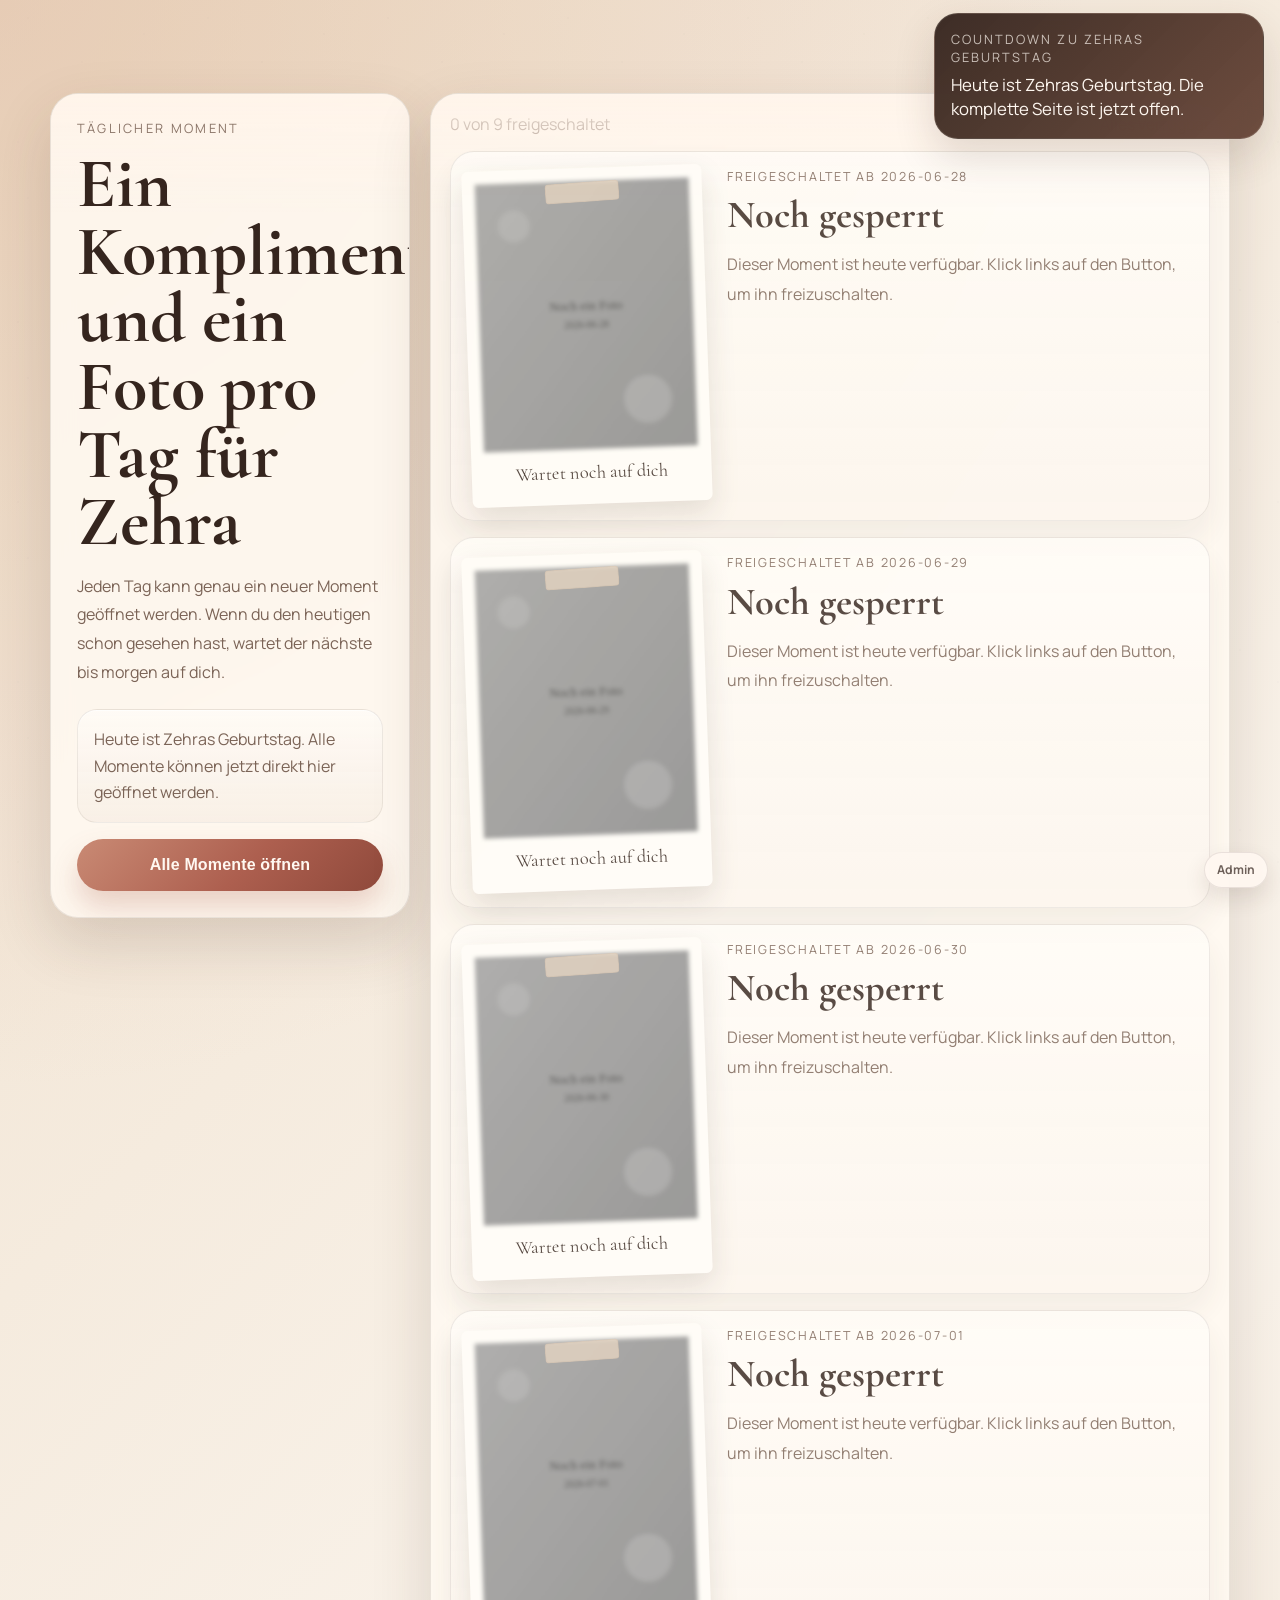
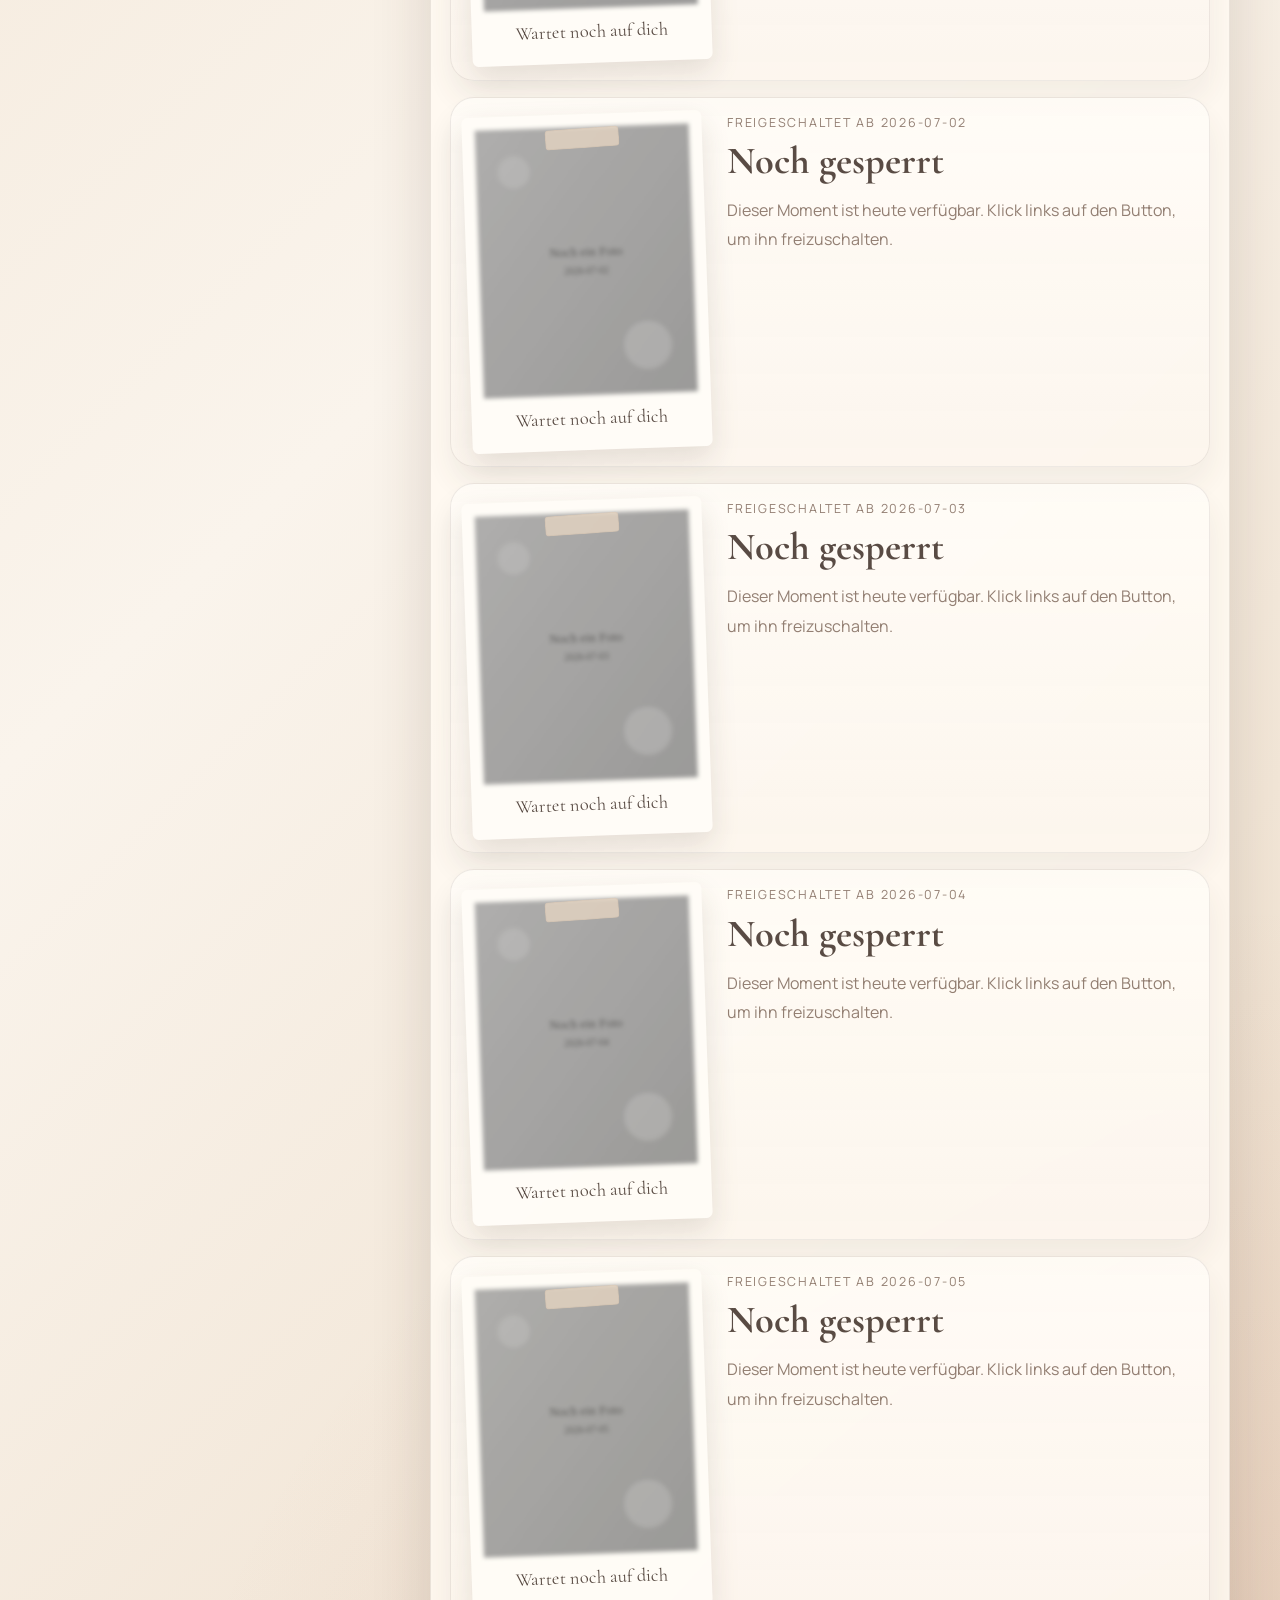
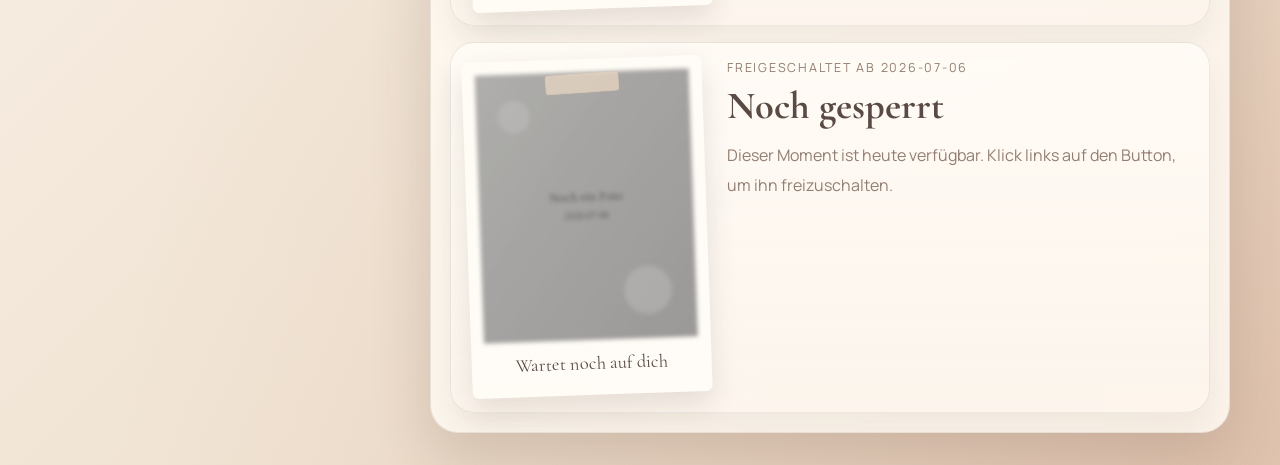
<file: index.html>
<!DOCTYPE html>
<html lang="de">
<head>
    <meta charset="UTF-8">
    <meta name="viewport" content="width=device-width, initial-scale=1.0">
    <title>Zehra Countdown</title>
    <script src="https://cdnjs.cloudflare.com/ajax/libs/gsap/3.12.2/gsap.min.js"></script>
    <link rel="stylesheet" href="cause.css">
</head>
<body>
    <div class="film-grain"></div>
    <div class="countdown-panel">
        <div class="countdown-title">Countdown zu Zehras Geburtstag</div>
        <div class="countdown-value" id="countdown-value">Lädt...</div>
    </div>
    <div class="admin-badge hidden" id="admin-badge">Admin-Modus aktiv</div>
    <button class="admin-trigger" id="admin-trigger" type="button" aria-label="Admin-Modus öffnen">Admin</button>

    <main class="layout">
        <section class="intro-card">
            <p class="label">Täglicher Moment</p>
            <h1>Ein Kompliment und ein Foto pro Tag für Zehra</h1>
            <p class="intro-copy">
                Jeden Tag kann genau ein neuer Moment geöffnet werden. Wenn du den heutigen schon gesehen hast, wartet der nächste bis morgen auf dich.
            </p>
            <div class="status-card" id="status-card"></div>
            <button class="unlock-button" id="unlock-button">Heutigen Moment öffnen</button>
            <p class="unlock-timer hidden" id="unlock-timer"></p>
            <button class="admin-exit hidden" id="admin-exit" type="button">Admin aus</button>
        </section>

        <section class="content-card">
            <div class="progress-row">
                <span id="progress-label">0 von 9 freigeschaltet</span>
                <span id="today-label">Heute verfügbar</span>
            </div>
            <div id="moments-grid" class="moments-grid"></div>
        </section>
    </main>

    <template id="moment-template">
        <article class="moment-card">
            <div class="photo-frame">
                <img class="moment-image" alt="">
                <span class="photo-caption"></span>
            </div>
            <div class="moment-meta">
                <p class="moment-day"></p>
                <h2 class="moment-title"></h2>
                <p class="moment-text"></p>
            </div>
        </article>
    </template>

    <dialog class="admin-dialog" id="admin-dialog">
        <form class="admin-form" id="admin-form" method="dialog">
            <p class="admin-title">Admin-Modus</p>
            <p class="admin-copy">Passwort eingeben, um alle Tage sofort zu sehen.</p>
            <input class="admin-input" id="admin-password" type="password" placeholder="Passwort" autocomplete="off">
            <p class="admin-error hidden" id="admin-error">Falsches Passwort.</p>
            <div class="admin-actions">
                <button class="admin-button admin-button-secondary" id="admin-close" type="button">Schließen</button>
                <button class="admin-button" type="submit">Öffnen</button>
            </div>
        </form>
    </dialog>

    <script src="cause.js"></script>
</body>
</html>
</file>
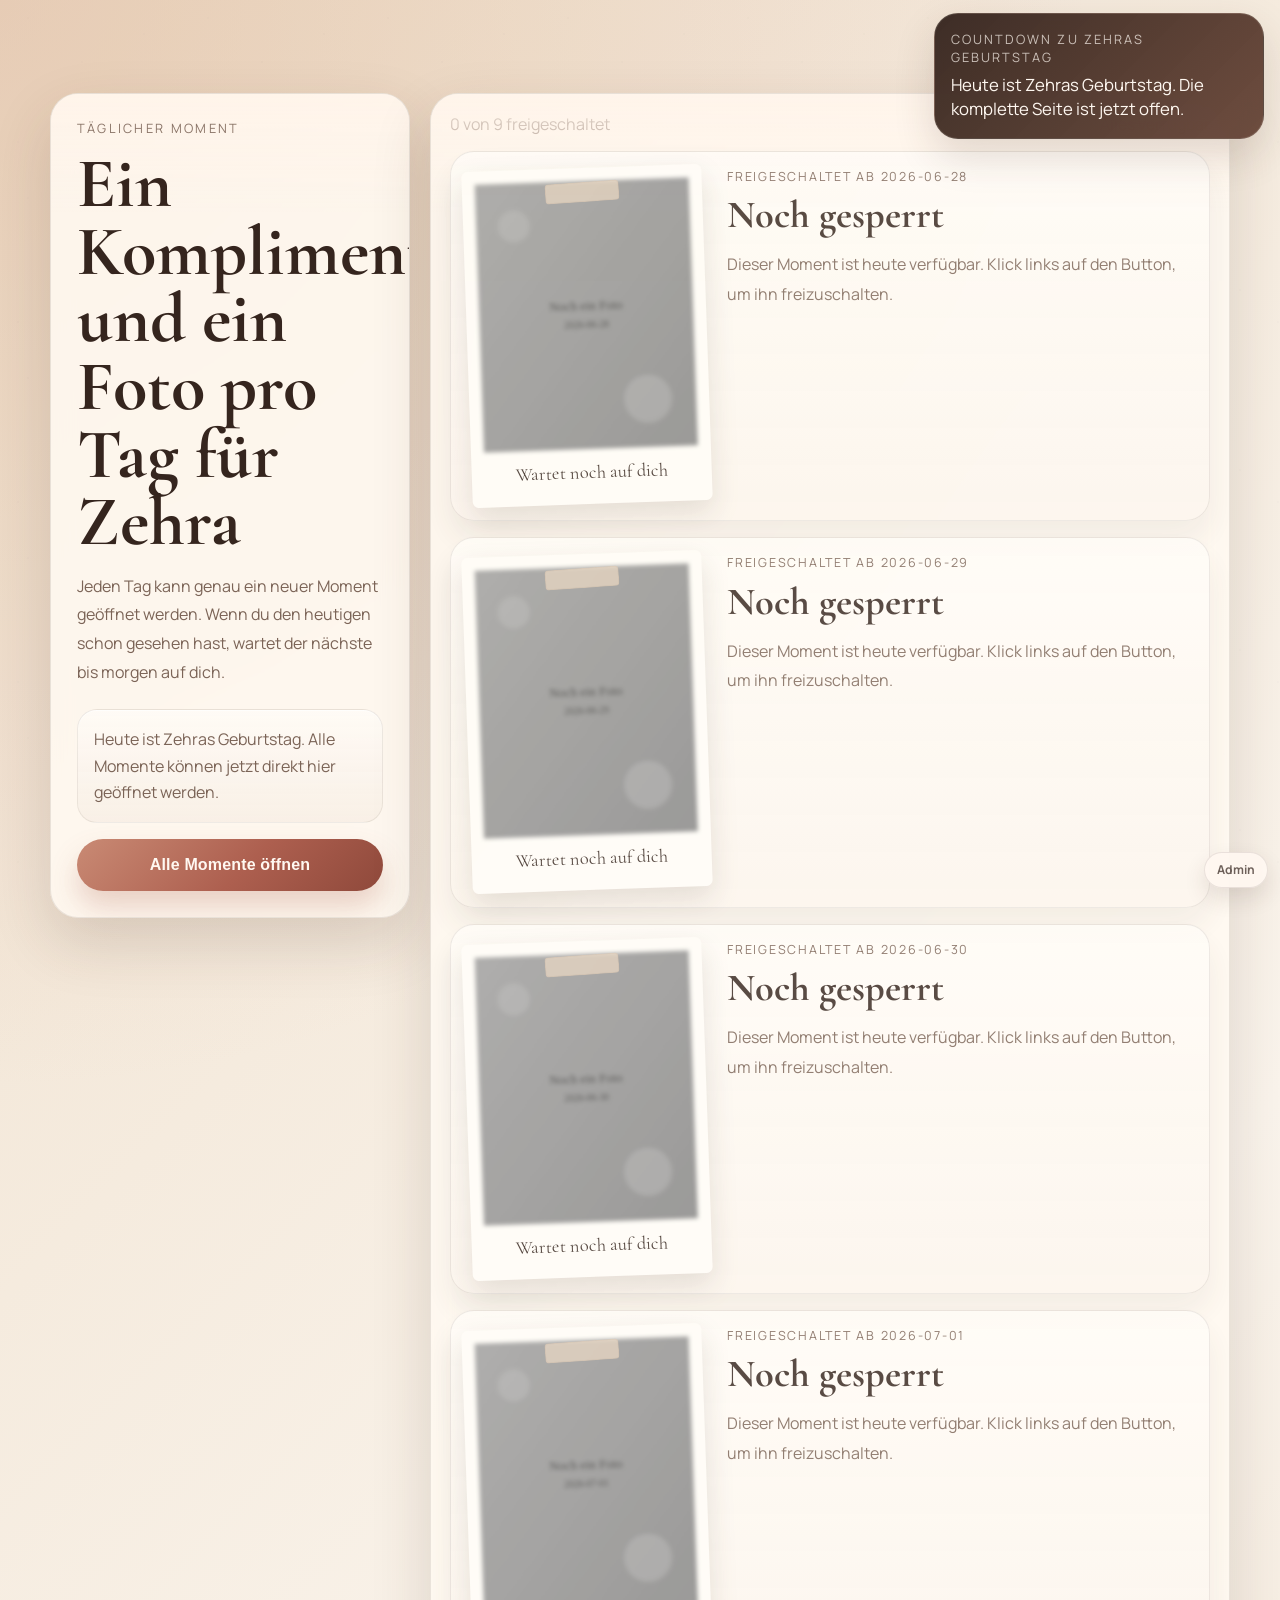
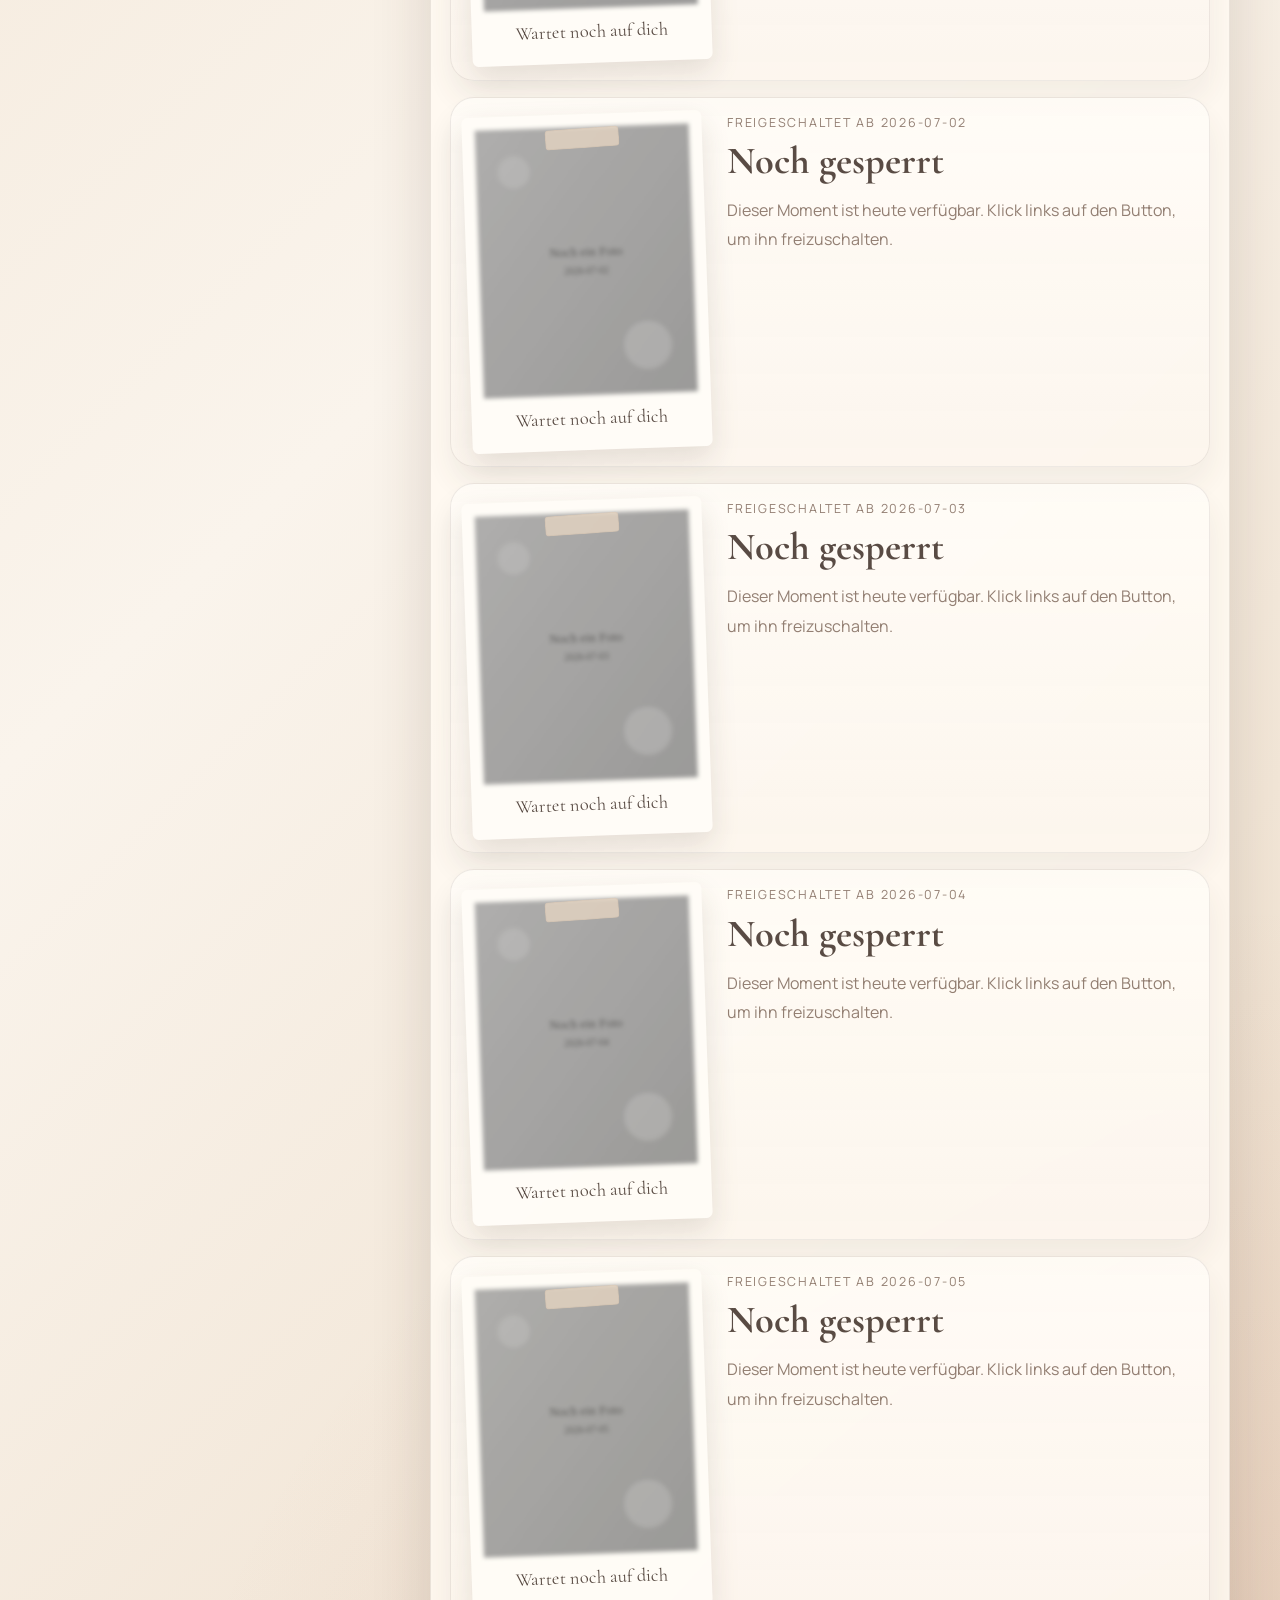
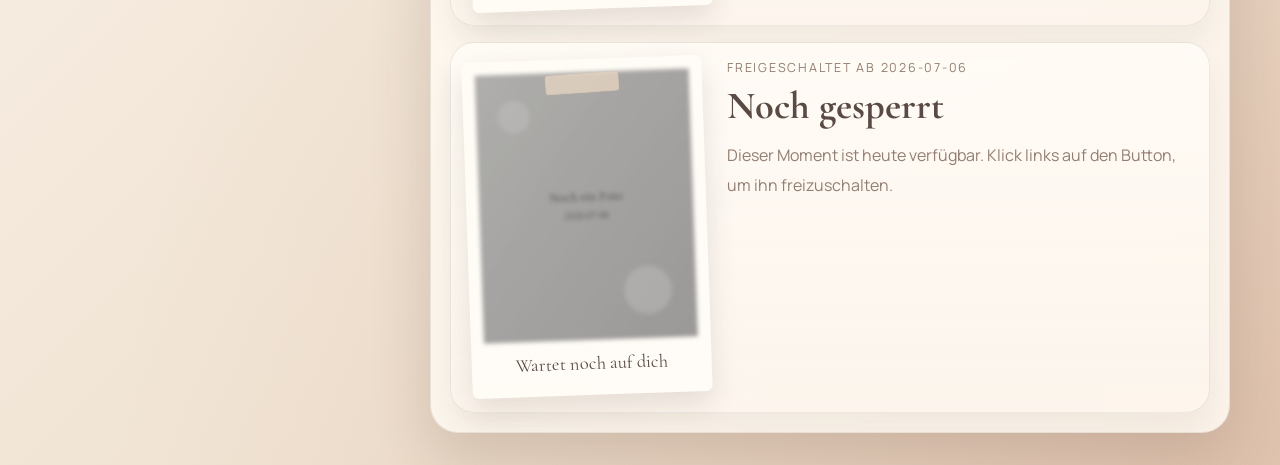
<file: cause.html>
<!DOCTYPE html>
<html lang="de">
<head>
    <meta charset="UTF-8">
    <meta http-equiv="refresh" content="0; url=index.html">
    <meta name="viewport" content="width=device-width, initial-scale=1.0">
    <title>Zehra Countdown</title>
    <script>
        window.location.replace("index.html");
    </script>
</head>
<body>
</body>
</html>
</file>
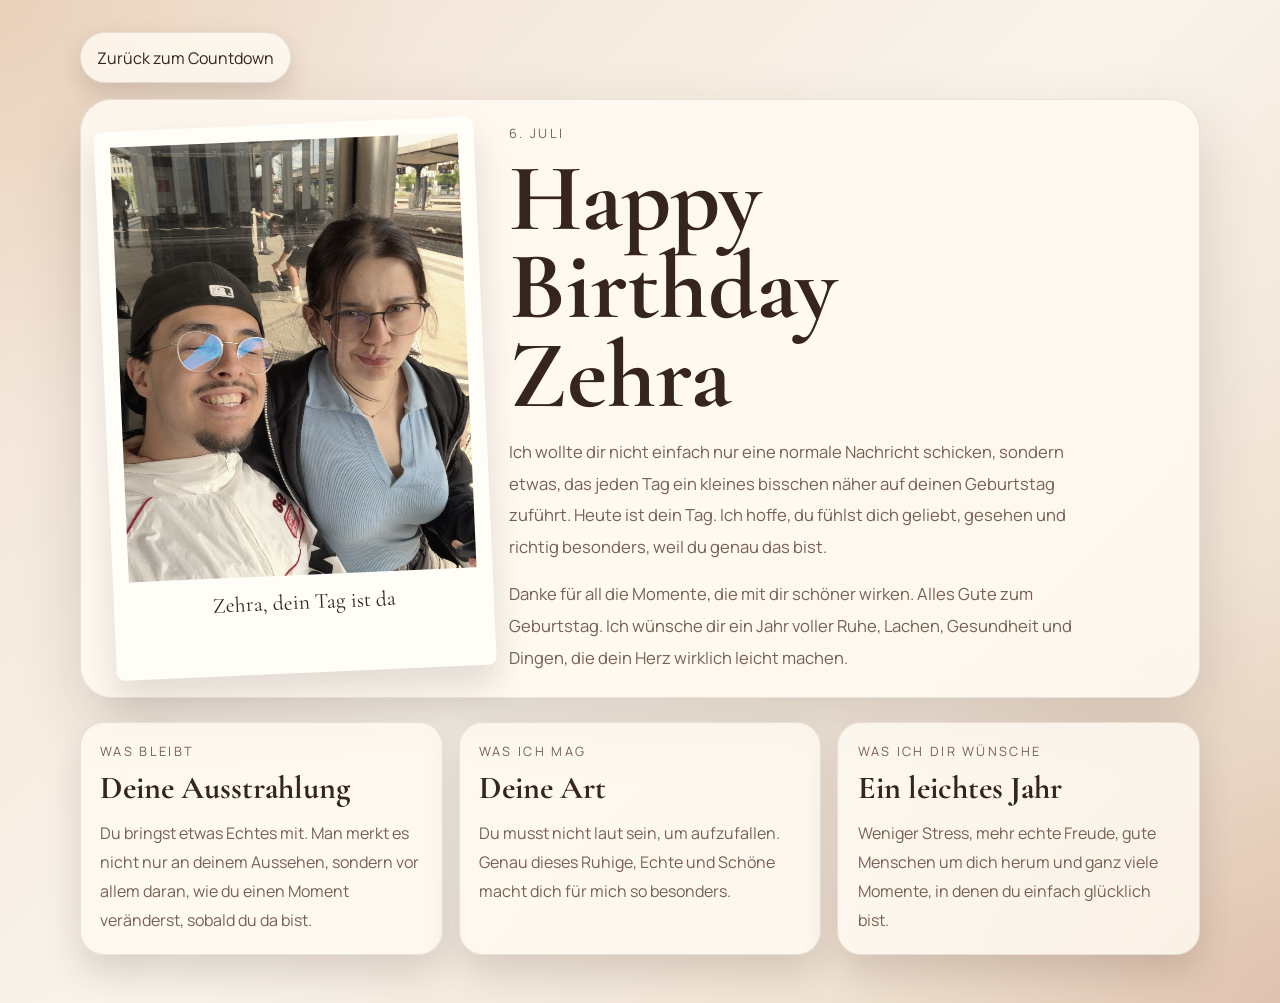
<file: last.html>
<!DOCTYPE html>
<html lang="de">
<head>
    <meta charset="UTF-8">
    <meta name="viewport" content="width=device-width, initial-scale=1.0">
    <title>Happy Birthday Zehra</title>
    <script src="https://cdnjs.cloudflare.com/ajax/libs/gsap/3.12.2/gsap.min.js"></script>
    <style>
        @import url('https://fonts.googleapis.com/css2?family=Cormorant+Garamond:wght@500;700&family=Manrope:wght@400;500;700&display=swap');

        :root {
            --ink: #35251e;
            --muted: #786154;
            --paper: rgba(255, 250, 242, 0.88);
            --accent: #af624f;
            --shadow: rgba(68, 44, 32, 0.17);
        }

        * {
            box-sizing: border-box;
            margin: 0;
            padding: 0;
        }

        body {
            min-height: 100vh;
            font-family: 'Manrope', sans-serif;
            color: var(--ink);
            background:
                radial-gradient(circle at top left, rgba(225, 190, 160, 0.46), transparent 26%),
                radial-gradient(circle at bottom right, rgba(175, 98, 79, 0.18), transparent 28%),
                linear-gradient(135deg, #f0e0cf 0%, #faf4ec 50%, #ead8c3 100%);
            overflow-x: hidden;
        }

        .grain {
            position: fixed;
            inset: 0;
            pointer-events: none;
            opacity: 0.1;
            background-image:
                linear-gradient(rgba(255, 255, 255, 0.28), rgba(255, 255, 255, 0.28)),
                url("data:image/svg+xml,%3Csvg xmlns='http://www.w3.org/2000/svg' width='180' height='180' viewBox='0 0 180 180'%3E%3Cg fill='%23554034' fill-opacity='0.24'%3E%3Ccircle cx='24' cy='20' r='1'/%3E%3Ccircle cx='84' cy='48' r='1'/%3E%3Ccircle cx='146' cy='22' r='1'/%3E%3Ccircle cx='36' cy='138' r='1'/%3E%3Ccircle cx='120' cy='150' r='1'/%3E%3Ccircle cx='162' cy='96' r='1'/%3E%3C/g%3E%3C/svg%3E");
        }

        .shell {
            width: min(1120px, calc(100vw - 2rem));
            margin: 0 auto;
            padding: 2rem 0 3rem;
        }

        .back-link {
            display: inline-flex;
            text-decoration: none;
            color: var(--ink);
            padding: 0.85rem 1rem;
            border-radius: 999px;
            background: rgba(255, 250, 242, 0.82);
            border: 1px solid rgba(53, 37, 30, 0.1);
            box-shadow: 0 10px 24px var(--shadow);
        }

        .hero {
            margin-top: 1rem;
            padding: 1.5rem;
            display: grid;
            grid-template-columns: minmax(280px, 380px) 1fr;
            gap: 1.5rem;
            background: var(--paper);
            border-radius: 32px;
            border: 1px solid rgba(53, 37, 30, 0.1);
            box-shadow: 0 24px 60px var(--shadow);
            backdrop-filter: blur(12px);
        }

        .polaroid {
            background: #fffdf8;
            border-radius: 8px;
            padding: 1rem 1rem 1.7rem;
            box-shadow: 0 20px 34px rgba(53, 37, 30, 0.14);
            transform: rotate(-2.5deg);
        }

        .polaroid img {
            width: 100%;
            aspect-ratio: 4 / 5;
            object-fit: cover;
            display: block;
            filter: sepia(0.26) saturate(0.9) contrast(0.95);
        }

        .polaroid span {
            display: block;
            margin-top: 0.85rem;
            text-align: center;
            font-family: 'Cormorant Garamond', serif;
            font-size: 1.35rem;
        }

        .hero-copy p:first-child,
        .memory-card p:first-child {
            text-transform: uppercase;
            letter-spacing: 0.18em;
            font-size: 0.8rem;
            color: var(--muted);
        }

        h1,
        h2 {
            font-family: 'Cormorant Garamond', serif;
        }

        h1 {
            margin-top: 0.8rem;
            font-size: clamp(3rem, 8vw, 6rem);
            line-height: 0.92;
            max-width: 8ch;
        }

        .hero-copy .message {
            margin-top: 1rem;
            max-width: 58ch;
            line-height: 1.9;
            color: var(--muted);
            font-size: 1.04rem;
        }

        .memory-strip {
            margin-top: 1.5rem;
            display: grid;
            grid-template-columns: repeat(3, 1fr);
            gap: 1rem;
        }

        .memory-card {
            padding: 1.2rem;
            background: rgba(255, 250, 242, 0.82);
            border-radius: 24px;
            border: 1px solid rgba(53, 37, 30, 0.1);
            box-shadow: 0 18px 36px var(--shadow);
        }

        .memory-card h2 {
            margin-top: 0.5rem;
            font-size: 2rem;
        }

        .memory-card .body {
            margin-top: 0.75rem;
            line-height: 1.8;
            color: var(--muted);
        }

        @media (max-width: 860px) {
            .hero,
            .memory-strip {
                grid-template-columns: 1fr;
            }

            h1 {
                max-width: none;
            }
        }
    </style>
</head>
<body>
    <div class="grain"></div>
    <main class="shell">
        <a class="back-link" href="cause.html">Zurück zum Countdown</a>

        <section class="hero">
            <div class="polaroid">
                <img src="zehra-day-1.jpg" alt="Zehra und ich">
                <span>Zehra, dein Tag ist da</span>
            </div>

            <div class="hero-copy">
                <p>6. Juli</p>
                <h1>Happy Birthday Zehra</h1>
                <p class="message">
                    Ich wollte dir nicht einfach nur eine normale Nachricht schicken, sondern etwas, das jeden Tag ein kleines bisschen näher auf deinen Geburtstag zuführt.
                    Heute ist dein Tag. Ich hoffe, du fühlst dich geliebt, gesehen und richtig besonders, weil du genau das bist.
                </p>
                <p class="message">
                    Danke für all die Momente, die mit dir schöner wirken. Alles Gute zum Geburtstag. Ich wünsche dir ein Jahr voller Ruhe, Lachen, Gesundheit und Dingen, die dein Herz wirklich leicht machen.
                </p>
            </div>
        </section>

        <section class="memory-strip">
            <article class="memory-card">
                <p>Was bleibt</p>
                <h2>Deine Ausstrahlung</h2>
                <div class="body">Du bringst etwas Echtes mit. Man merkt es nicht nur an deinem Aussehen, sondern vor allem daran, wie du einen Moment veränderst, sobald du da bist.</div>
            </article>
            <article class="memory-card">
                <p>Was ich mag</p>
                <h2>Deine Art</h2>
                <div class="body">Du musst nicht laut sein, um aufzufallen. Genau dieses Ruhige, Echte und Schöne macht dich für mich so besonders.</div>
            </article>
            <article class="memory-card">
                <p>Was ich dir wünsche</p>
                <h2>Ein leichtes Jahr</h2>
                <div class="body">Weniger Stress, mehr echte Freude, gute Menschen um dich herum und ganz viele Momente, in denen du einfach glücklich bist.</div>
            </article>
        </section>
    </main>

    <script>
        window.addEventListener("load", () => {
            gsap.from(".back-link", { opacity: 0, y: 20, duration: 0.6, ease: "power3.out" });
            gsap.from(".hero", { opacity: 0, y: 26, duration: 0.85, delay: 0.08, ease: "power3.out" });
            gsap.from(".memory-card", { opacity: 0, y: 20, duration: 0.7, stagger: 0.12, delay: 0.18, ease: "power3.out" });
        });
    </script>
</body>
</html>
</file>
<file: cause.css>
@import url('https://fonts.googleapis.com/css2?family=Cormorant+Garamond:wght@500;700&family=Manrope:wght@400;500;700&display=swap');

:root {
    --bg: #f5ecdf;
    --paper: rgba(255, 250, 242, 0.88);
    --ink: #35251e;
    --muted: #7b6457;
    --accent: #ad5f4f;
    --accent-deep: #8f493b;
    --accent-soft: #d7a998;
    --line: rgba(53, 37, 30, 0.1);
    --shadow: rgba(67, 45, 34, 0.16);
}

* {
    box-sizing: border-box;
    margin: 0;
    padding: 0;
}

body {
    min-height: 100vh;
    min-height: 100dvh;
    color: var(--ink);
    font-family: 'Manrope', sans-serif;
    background:
        radial-gradient(circle at top left, rgba(221, 180, 151, 0.48), transparent 28%),
        radial-gradient(circle at bottom right, rgba(173, 95, 79, 0.18), transparent 30%),
        linear-gradient(135deg, #efe0cd 0%, #faf4ec 48%, #ead8c2 100%);
    -webkit-font-smoothing: antialiased;
    text-rendering: optimizeLegibility;
}

.film-grain {
    position: fixed;
    inset: 0;
    pointer-events: none;
    opacity: 0.1;
    background-image:
        linear-gradient(rgba(255, 255, 255, 0.28), rgba(255, 255, 255, 0.28)),
        url("data:image/svg+xml,%3Csvg xmlns='http://www.w3.org/2000/svg' width='180' height='180' viewBox='0 0 180 180'%3E%3Cg fill='%23554034' fill-opacity='0.26'%3E%3Ccircle cx='28' cy='18' r='1'/%3E%3Ccircle cx='82' cy='62' r='1'/%3E%3Ccircle cx='144' cy='34' r='1'/%3E%3Ccircle cx='18' cy='142' r='1'/%3E%3Ccircle cx='124' cy='152' r='1'/%3E%3Ccircle cx='160' cy='110' r='1'/%3E%3C/g%3E%3C/svg%3E");
}

.countdown-panel {
    position: fixed;
    top: calc(env(safe-area-inset-top, 0px) + 0.8rem);
    right: 1rem;
    z-index: 5;
    width: min(330px, calc(100vw - 2rem));
    padding: 1rem 1rem 1.05rem;
    border-radius: 24px;
    background:
        linear-gradient(135deg, rgba(53, 37, 30, 0.96), rgba(98, 63, 49, 0.92));
    color: #fff8f1;
    box-shadow: 0 16px 40px var(--shadow);
    border: 1px solid rgba(255, 248, 241, 0.12);
    backdrop-filter: blur(14px);
}

.admin-badge {
    position: fixed;
    top: calc(env(safe-area-inset-top, 0px) + 4.7rem);
    right: 1rem;
    z-index: 6;
    padding: 0.45rem 0.75rem;
    border-radius: 999px;
    background: rgba(201, 138, 116, 0.94);
    color: #fff8f1;
    font-size: 0.78rem;
    box-shadow: 0 12px 24px rgba(67, 45, 34, 0.14);
}

.admin-trigger {
    position: fixed;
    right: 0.75rem;
    bottom: calc(env(safe-area-inset-bottom, 0px) + 0.75rem);
    z-index: 7;
    min-width: 64px;
    min-height: 36px;
    padding: 0.5rem 0.75rem;
    border: 1px solid rgba(53, 37, 30, 0.1);
    border-radius: 999px;
    background: rgba(255, 248, 241, 0.9);
    color: rgba(53, 37, 30, 0.72);
    font: inherit;
    font-size: 0.76rem;
    font-weight: 700;
    line-height: 1;
    cursor: pointer;
    backdrop-filter: blur(10px);
    box-shadow: 0 10px 22px rgba(67, 45, 34, 0.12);
    touch-action: manipulation;
    -webkit-tap-highlight-color: transparent;
}

.admin-dialog {
    margin: auto;
    width: min(360px, calc(100vw - 1.5rem));
    border: none;
    padding: 0;
    background: transparent;
}

.admin-dialog::backdrop {
    background: rgba(29, 20, 16, 0.35);
    backdrop-filter: blur(6px);
}

.admin-form {
    background: rgba(255, 250, 242, 0.98);
    border: 1px solid rgba(53, 37, 30, 0.08);
    border-radius: 24px;
    padding: 1.1rem;
    box-shadow: 0 24px 60px rgba(67, 45, 34, 0.22);
}

.admin-title {
    font-family: 'Cormorant Garamond', serif;
    font-size: 2rem;
}

.admin-copy {
    margin-top: 0.35rem;
    color: var(--muted);
    line-height: 1.6;
}

.admin-input {
    width: 100%;
    margin-top: 1rem;
    border: 1px solid rgba(53, 37, 30, 0.12);
    border-radius: 16px;
    padding: 0.9rem 1rem;
    font: inherit;
    background: rgba(255, 255, 255, 0.9);
    color: var(--ink);
}

.admin-error {
    margin-top: 0.6rem;
    color: #a1483e;
    font-size: 0.92rem;
}

.admin-actions {
    display: flex;
    gap: 0.75rem;
    margin-top: 1rem;
}

.admin-button {
    flex: 1;
    border: none;
    border-radius: 999px;
    min-height: 48px;
    background: linear-gradient(135deg, #c98a74, var(--accent) 55%, var(--accent-deep));
    color: #fff8f1;
    font: inherit;
    font-weight: 700;
    cursor: pointer;
}

.admin-button-secondary {
    background: rgba(255, 248, 241, 0.95);
    color: var(--ink);
    border: 1px solid rgba(53, 37, 30, 0.1);
}

.hidden {
    display: none !important;
}

.countdown-title {
    font-size: 0.8rem;
    text-transform: uppercase;
    letter-spacing: 0.16em;
    opacity: 0.7;
}

.countdown-value {
    margin-top: 0.45rem;
    font-size: 1.05rem;
    line-height: 1.45;
}

.layout {
    width: min(1180px, calc(100vw - 2rem));
    margin: 0 auto;
    padding: calc(env(safe-area-inset-top, 0px) + 5.8rem) 0 calc(env(safe-area-inset-bottom, 0px) + 2rem);
    display: grid;
    grid-template-columns: minmax(280px, 360px) 1fr;
    gap: 1.25rem;
    align-items: start;
}

.intro-card,
.content-card {
    background: var(--paper);
    border: 1px solid var(--line);
    border-radius: 28px;
    box-shadow: 0 24px 60px var(--shadow);
    backdrop-filter: blur(12px);
    overflow: hidden;
}

.intro-card {
    position: sticky;
    top: 5.8rem;
    padding: 1.6rem;
    isolation: isolate;
}

.intro-card::before,
.content-card::before {
    content: "";
    position: absolute;
    inset: 0 0 auto 0;
    height: 120px;
    background: linear-gradient(180deg, rgba(255, 244, 234, 0.92), rgba(255, 244, 234, 0));
    pointer-events: none;
}

.intro-card::before {
    z-index: -1;
}

.label {
    text-transform: uppercase;
    letter-spacing: 0.18em;
    font-size: 0.8rem;
    color: var(--muted);
    opacity: 0.88;
}

h1,
h2 {
    font-family: 'Cormorant Garamond', serif;
}

h1 {
    margin-top: 0.8rem;
    font-size: clamp(2.6rem, 6vw, 4.4rem);
    line-height: 0.96;
    text-wrap: balance;
    max-width: 8ch;
}

.intro-copy {
    margin-top: 1rem;
    line-height: 1.8;
    color: var(--muted);
    max-width: 32ch;
}

.status-card {
    margin-top: 1.4rem;
    padding: 1rem 1rem 1.05rem;
    border-radius: 20px;
    background:
        linear-gradient(180deg, rgba(255, 251, 246, 0.96), rgba(248, 239, 229, 0.92));
    border: 1px solid rgba(53, 37, 30, 0.08);
    min-height: 88px;
    line-height: 1.65;
    color: var(--muted);
    box-shadow: inset 0 1px 0 rgba(255, 255, 255, 0.7);
}

.unlock-button {
    width: 100%;
    display: inline-flex;
    align-items: center;
    justify-content: center;
    margin-top: 1rem;
    border-radius: 999px;
    padding: 1rem 1.2rem;
    font-weight: 700;
    font-size: 1rem;
    min-height: 52px;
    transition: transform 180ms ease, box-shadow 180ms ease, background-color 180ms ease;
    touch-action: manipulation;
}

.unlock-button {
    border: none;
    background: linear-gradient(135deg, #c98a74, var(--accent) 55%, var(--accent-deep));
    color: #fff8f1;
    box-shadow: 0 16px 28px rgba(173, 95, 79, 0.26);
    cursor: pointer;
    letter-spacing: 0.01em;
}

.unlock-button:disabled {
    opacity: 0.55;
    cursor: not-allowed;
    box-shadow: none;
}

.unlock-button:not(:disabled):active,
.unlock-button:active {
    transform: scale(0.985);
}

.unlock-timer {
    margin-top: 0.6rem;
    font-size: 0.83rem;
    line-height: 1.5;
    color: var(--muted);
    text-align: center;
}

.admin-exit {
    display: inline-flex;
    align-items: center;
    justify-content: center;
    margin: 0.75rem auto 0;
    min-height: 30px;
    padding: 0.4rem 0.7rem;
    border: 1px solid rgba(53, 37, 30, 0.12);
    border-radius: 999px;
    background: rgba(255, 248, 241, 0.92);
    color: var(--muted);
    font: inherit;
    font-size: 0.76rem;
    cursor: pointer;
}

.content-card {
    padding: 1.2rem;
    position: relative;
}

.progress-row {
    display: flex;
    justify-content: space-between;
    gap: 1rem;
    flex-wrap: wrap;
    margin-bottom: 1rem;
    color: var(--muted);
}

.moments-grid {
    display: grid;
    gap: 1rem;
}

.moment-card {
    display: grid;
    grid-template-columns: minmax(180px, 240px) 1fr;
    gap: 1.25rem;
    padding: 1rem;
    border-radius: 24px;
    border: 1px solid var(--line);
    background:
        linear-gradient(180deg, rgba(255, 252, 247, 0.98), rgba(252, 245, 237, 0.94));
    box-shadow: 0 18px 34px rgba(67, 45, 34, 0.08);
}

.moment-card.locked {
    opacity: 0.82;
}

.moment-card.locked .moment-image {
    filter: grayscale(1) blur(2px) brightness(0.72);
}

.photo-frame {
    background: #fffdf8;
    padding: 0.8rem 0.8rem 1.35rem;
    border-radius: 6px;
    box-shadow: 0 12px 28px rgba(53, 37, 30, 0.15);
    transform: rotate(-2deg);
    position: relative;
}

.photo-frame::after {
    content: "";
    position: absolute;
    top: 14px;
    left: 50%;
    width: 72px;
    height: 18px;
    transform: translateX(-50%) rotate(-2deg);
    background: rgba(230, 209, 186, 0.72);
    border: 1px solid rgba(151, 119, 90, 0.12);
    border-radius: 4px;
}

.moment-image {
    width: 100%;
    aspect-ratio: 4 / 5;
    object-fit: cover;
    display: block;
    background: linear-gradient(135deg, #f0e4d4, #dbc7b3);
    filter: sepia(0.28) saturate(0.88) contrast(0.95);
}

.photo-caption {
    display: block;
    margin-top: 0.75rem;
    text-align: center;
    font-family: 'Cormorant Garamond', serif;
    font-size: 1.15rem;
}

.moment-day {
    text-transform: uppercase;
    letter-spacing: 0.14em;
    font-size: 0.78rem;
    color: var(--muted);
}

.moment-title {
    margin-top: 0.45rem;
    font-size: clamp(1.8rem, 3vw, 2.5rem);
}

.moment-text {
    margin-top: 0.75rem;
    line-height: 1.85;
    color: var(--muted);
}

@media (max-width: 940px) {
    .layout {
        grid-template-columns: 1fr;
    }

    .intro-card {
        position: static;
    }
}

@media (max-width: 700px) {
    .layout {
        width: min(100vw - 1rem, 100%);
        padding-top: calc(env(safe-area-inset-top, 0px) + 5.7rem);
        gap: 1rem;
    }

    .moment-card {
        grid-template-columns: 1fr;
    }

    .content-card,
    .intro-card {
        padding: 1.15rem;
        border-radius: 28px;
        box-shadow: 0 18px 40px rgba(67, 45, 34, 0.14);
    }

    .countdown-panel {
        left: 0.5rem;
        right: 0.5rem;
        width: auto;
        padding: 0.9rem 1rem;
        border-radius: 22px;
    }

    .admin-badge {
        top: calc(env(safe-area-inset-top, 0px) + 4.55rem);
        right: 0.5rem;
    }

    .admin-trigger {
        right: 0.5rem;
        bottom: calc(env(safe-area-inset-bottom, 0px) + 0.55rem);
        min-width: 60px;
        min-height: 34px;
    }

    .countdown-title {
        font-size: 0.72rem;
        letter-spacing: 0.12em;
    }

    .countdown-value {
        font-size: 0.96rem;
        line-height: 1.35;
    }

    h1 {
        font-size: clamp(3rem, 16vw, 4.4rem);
        line-height: 0.9;
        max-width: 6ch;
        margin-top: 0.55rem;
        letter-spacing: -0.03em;
    }

    .intro-copy,
    .moment-text,
    .status-card {
        font-size: 0.98rem;
        line-height: 1.7;
    }

    .label {
        font-size: 0.72rem;
        letter-spacing: 0.22em;
    }

    .intro-card {
        background:
            radial-gradient(circle at top left, rgba(255, 248, 241, 0.96), rgba(255, 248, 241, 0.9)),
            linear-gradient(180deg, rgba(255, 250, 244, 0.98), rgba(247, 237, 226, 0.92));
    }

    .intro-copy {
        margin-top: 0.9rem;
        max-width: 22ch;
        font-size: 1rem;
    }

    .status-card {
        margin-top: 1.15rem;
        min-height: 0;
        padding: 0.95rem 1rem;
        border-radius: 18px;
        background:
            linear-gradient(180deg, rgba(255, 252, 248, 0.98), rgba(246, 234, 221, 0.94));
    }

    .unlock-button {
        margin-top: 0.85rem;
        min-height: 54px;
        font-size: 1rem;
        box-shadow: 0 12px 22px rgba(173, 95, 79, 0.24);
    }

    .unlock-timer {
        font-size: 0.8rem;
    }

    .progress-row {
        font-size: 0.92rem;
    }

    .photo-frame {
        transform: rotate(-1deg);
    }

    .moment-day {
        font-size: 0.74rem;
    }

    .moment-title {
        font-size: 2rem;
    }
}

@media (max-width: 420px) {
    .layout {
        width: calc(100vw - 0.75rem);
    }

    .content-card,
    .intro-card,
    .moment-card {
        border-radius: 24px;
    }

    .intro-card {
        padding: 1rem 0.95rem 1.05rem;
    }

    h1 {
        font-size: clamp(2.8rem, 15vw, 3.9rem);
        max-width: 5.8ch;
    }

    .intro-copy {
        max-width: 20ch;
        font-size: 0.98rem;
    }

    .unlock-button {
        font-size: 0.98rem;
        min-height: 50px;
    }
}
</file>
